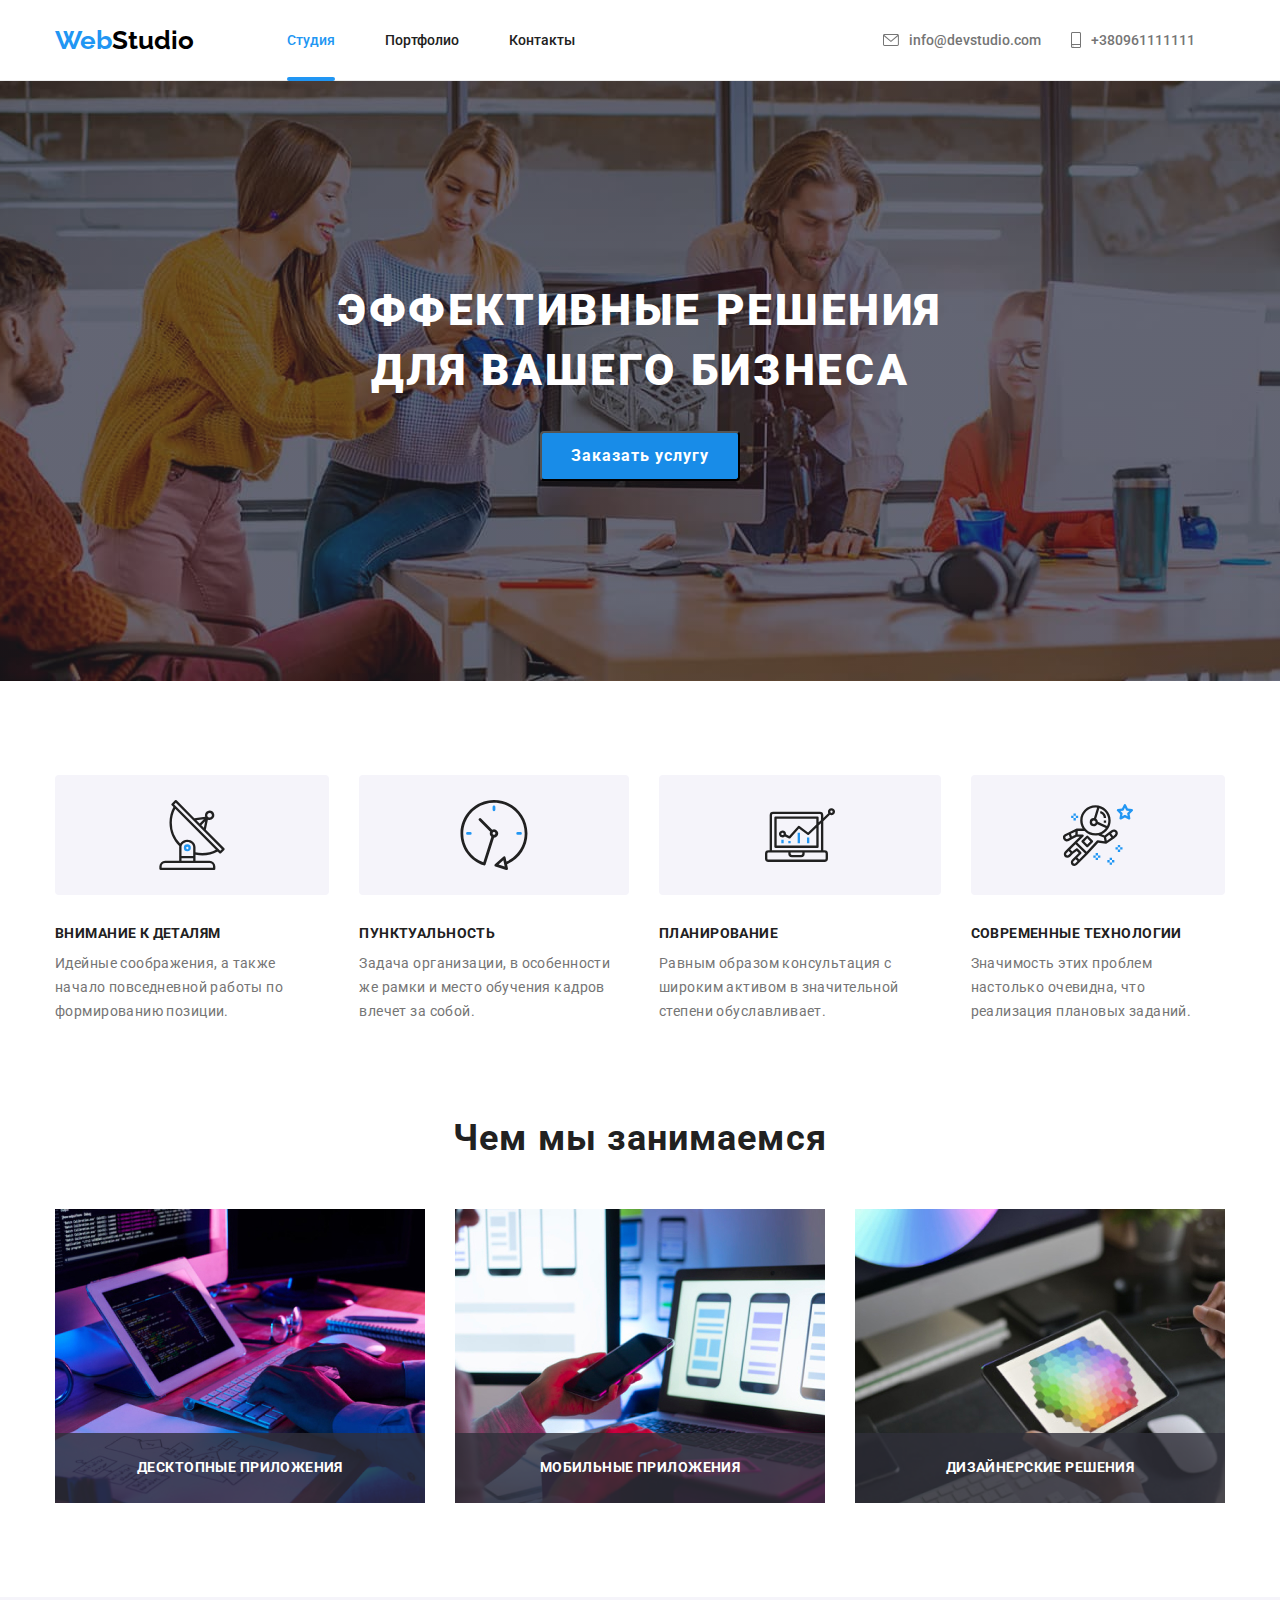
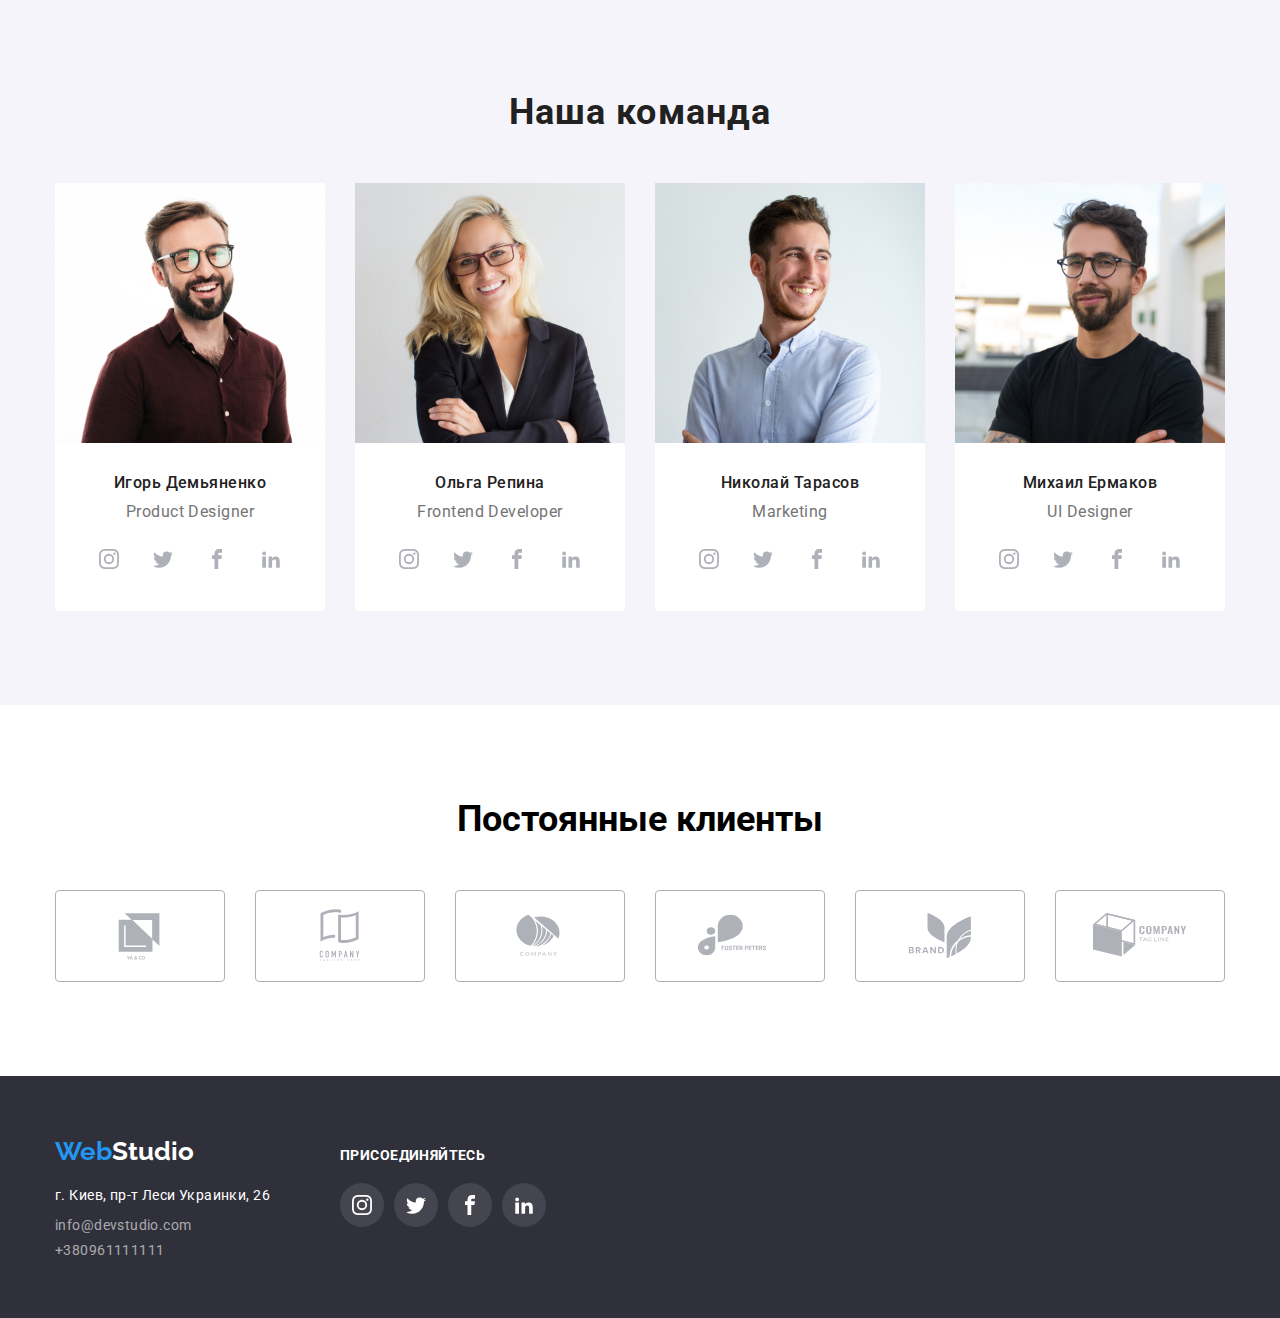
<file: index.html>
<!DOCTYPE html>
<html lang="ru">
<head>
    <meta charset="UTF-8">
    <meta http-equiv="X-UA-Compatible" content="IE=edge">
    <meta name="viewport" content="width=device-width, initial-scale=1.0">
    <title>Document</title>
    <link rel="preconnect" href="https://fonts.googleapis.com">
    <link rel="preconnect" href="https://fonts.gstatic.com" crossorigin>
    <link href="https://fonts.googleapis.com/css2?family=Raleway:wght@700&family=Roboto:wght@400;500;700;900&display=swap" rel="stylesheet">
    <link rel="stylesheet" href="https://cdnjs.cloudflare.com/ajax/libs/modern-normalize/1.1.0/modern-normalize.min.css">
    <link rel="stylesheet" href="./css/styles.css">
</head>
<body>
    <!--Header-->

<header class="page-header">
<div class="container">
<nav class="main-nav">
<a href="/" class="logo"> 
    <span class="web">Web</span>Studio
</a>
<ul class="site-nav list">
    <li class="item"> <a href="" class="link current">Студия</a></li>
    <li class="item"> <a href="./portfolio.html" class="link">Портфолио</a></li>
    <li class="item"> <a href="" class="link">Контакты</a></li>
</ul>
</nav>
<ul class="contact-nav list"> 
    <li class="item-icon"><a href="mailto:info@devstudio.com" class="link">
        <svg class="icon-mail" width="16" height="12" style="fill: currentcolor;">
        <use href="./images/symbol-defs.svg#icon-envelope"></use>
        </svg>
        info@devstudio.com</a></li>
    <li class="item-icon"><a href="tel:+380961111111" class="link">
        <svg class="icon-tel" width="10" height="16" style="fill: currentcolor;">
        <use href="./images/symbol-defs.svg#icon-smartphone"></use>
        </svg>
        +380961111111</a></li>
        </ul>
</div>
</header>

    <main> 
        <section class="hero" style="text-align: center">
            <div class="container">
                <h1 class="hero-title" >Эффективные решения <br> для вашего бизнеса</h1>
                <button type="button" class="button-link" data-modal-open>Заказать услугу</button>
            </div>
        </section>
        
        <section class="priorities-item">
            <div class="container">
                    <ul class="priorities-list-title">
                    <li class="priorities-box">
                <div class="priorities-logos">
                    <svg class="priorities-logo-antenna" width="70" height="70">
                    <use href="./images/symbol-defs.svg#icon-antenna"></use>
                    </svg>
                </div>
            <h3 class="priorities-list">Внимание к деталям</h3>
                <p class="priorities">Идейные соображения, а также начало повседневной работы по формированию позиции.</p>
                </li>
                <li class="priorities-box">
                    <div class="priorities-logos">
                        <svg class="priorities-logo-clock" width="70" height="70">
                            <use href="./images/symbol-defs.svg#icon-clock"></use>
                        </svg>
                    </div>
            <h3 class="priorities-list">Пунктуальность</h3>
                <p class="priorities">Задача организации, в особенности же рамки и место обучения кадров влечет за собой.</p>
                </li>
                <li class="priorities-box">
                    <div class="priorities-logos">
                        <svg class="priorities-logo-diagram" width="70" height="70">
                            <use href="./images/symbol-defs.svg#icon-diagram"></use>
                        </svg>
                        </div>
            <h3 class="priorities-list">Планирование</h3>
                <p class="priorities">Равным образом консультация с широким активом в значительной степени обуславливает.</p>
                </li>
                <li class="priorities-box">
                    <div class="priorities-logos">
                        <svg class="priorities-logo-astronaut" width="70" height="70">
                            <use href="./images/symbol-defs.svg#icon-astronaut"></use>
                        </svg>
                        </div>
            <h3 class="priorities-list">Современные технологии</h3>
                <p class="priorities">Значимость этих проблем настолько очевидна, что реализация плановых заданий.</p>
                </li>
            </ul>
        </section>

        <section class="section-work">
            <div class="container">
            <h2 class="section-works">Чем мы занимаемся</h2>
            <ul class="section-list">
                <li class="work-item">
                    <img src="./images/img.jpg" alt="Отображения работы на двух устройствах" width=370>
                    <h3 class="work-name">Десктопные приложения</h3> 
                </li>
                <li class="work-item">
                    <img src="./images/img1.jpg" alt="Удаленный доступ с мобильного телефона" width=370>
                    <h3 class="work-name">Мобильные приложения</h3> 
                </li>
                <li class="work-item">
                    <img src="./images/img2.jpg" alt="Удаленный доступ с планшета" width=370>
                    <h3 class="work-name">Дизайнерские решения</h3> 
                </li>
            </ul>
        </div>
        </section>

        <section  class="section-command">
            <div class="container">
            <h2 class="command" style="text-align: center">Наша команда</h2>
            <ul class="command-list">
                    <li class="command-item">
                    <img src="./images/foto.jpg" alt="Сотрудник1" width=270 height=260>
                    <div class="command-link">
                    <h3 class="section">Игорь Демьяненко</h3>
                    <p class="section-title">Product Designer</p>
                    <ul class="command-social-network">
                        <li class="command-social-style">
                        <a class="command-social-icon"  href="">
                        <svg class="command-social-instagram" width="20" height="20">
                        <use href="./images/symbol-defs.svg#icon-instagram"></use>
                        </svg>
                        </a>
                        </li>
                        <li class="command-social-style">
                        <a class="command-social-icon" href="">
                        <svg class="command-social-twitter" width="20" height="20">
                        <use href="./images/symbol-defs.svg#icon-twitter"></use>
                        </svg>
                        </a>
                        </li>
                        <li class="command-social-style">
                        <a class="command-social-icon" href="">
                        <svg class="command-social-facebook" width="20" height="20">
                        <use href="./images/symbol-defs.svg#icon-facebook"></use>
                        </svg>
                        </a>
                        </li>
                        <li class="command-social-style">
                        <a class="command-social-icon"  href="">
                        <svg class="command-social-linkedin" width="20" height="20">
                        <use href="./images/symbol-defs.svg#icon-linkedin"></use>
                        </svg>
                        </a>
                        </li>
                    </ul>
                    </div>
                    </li>
                    
                    <li class="command-item">
                    <img src="./images/foto1.jpg" alt="Сотрудник2" width=270 height=260>
                    <div class="command-link">
                    <h3 class="section">Ольга Репина</h3>
                    <p class="section-title">Frontend Developer</p>
                    <ul class="command-social-network">
                        <li class="command-social-style">
                        <a class="command-social-icon"  href="">
                        <svg class="command-social-instagram" width="20" height="20">
                        <use href="./images/symbol-defs.svg#icon-instagram"></use>
                        </svg>
                        </a>
                        </li>
                        <li class="command-social-style">
                        <a class="command-social-icon" href="">
                        <svg class="command-social-twitter" width="20" height="20">
                        <use href="./images/symbol-defs.svg#icon-twitter"></use>
                        </svg>
                        </a>
                        </li>
                        <li class="command-social-style">
                        <a class="command-social-icon" href="">
                        <svg class="command-social-facebook" width="20" height="20">
                        <use href="./images/symbol-defs.svg#icon-facebook"></use>
                        </svg>
                        </a>
                        </li>
                        <li class="command-social-style">
                        <a class="command-social-icon"  href="">
                        <svg class="command-social-linkedin" width="20" height="20">
                        <use href="./images/symbol-defs.svg#icon-linkedin"></use>
                        </svg>
                        </a>
                        </li>
                    </ul>
                     </div>
                    </li>
                
                    <li class="command-item">
                    <img src="./images/foto2.jpg" alt="Сотрудник3" width=270 height=260>
                    <div class="command-link">
                    <h3 class="section">Николай Тарасов</h3>
                    <p class="section-title">Marketing</p>
                    <ul class="command-social-network">
                    <li class="command-social-style">
                    <a class="command-social-icon"  href="">
                    <svg class="command-social-instagram" width="20" height="20">
                    <use href="./images/symbol-defs.svg#icon-instagram"></use>
                    </svg>
                    </a>
                    </li>
                    
                    <li class="command-social-style">
                    <a class="command-social-icon" href="">
                    <svg class="command-social-twitter" width="20" height="20">
                    <use href="./images/symbol-defs.svg#icon-twitter"></use>
                    </svg>
                    </a>
                    </li>
                    <li class="command-social-style">
                    <a class="command-social-icon" href="">
                    <svg class="command-social-facebook" width="20" height="20">
                    <use href="./images/symbol-defs.svg#icon-facebook"></use>
                    </svg>
                    </a>
                    </li>
                    <li class="command-social-style">
                    <a class="command-social-icon"  href="">
                    <svg class="command-social-linkedin" width="20" height="20">
                    <use href="./images/symbol-defs.svg#icon-linkedin"></use>
                    </svg>
                    </a>
                    </li>
                </ul>
                    </div>
                </li>

                    <li class="command-item">
                    <img src="./images/foto3.jpg" alt="Сотрудник4" width=270 height=260>
                    <div class="command-link">
                    <h3 class="section">Михаил Ермаков</h3>
                    <p class="section-title">UI Designer</p>
                    <ul class="command-social-network">
                        <li class="command-social-style">
                        <a class="command-social-icon"  href="">
                    <svg class="command-social-instagram" width="20" height="20">
                        <use href="./images/symbol-defs.svg#icon-instagram"></use>
                    </svg>
                    </a>
                    </li>

                    <li class="command-social-style">
                    <a class="command-social-icon" href="">
                    <svg class="command-social-twitter" width="20" height="20">
                    <use href="./images/symbol-defs.svg#icon-twitter"></use>
                    </svg>
                    </a>
                    </li>
                    <li class="command-social-style">
                    <a class="command-social-icon" href="">
                    <svg class="command-social-facebook" width="20" height="20">
                    <use href="./images/symbol-defs.svg#icon-facebook"></use>
                    </svg>
                    </a>
                    </li>
                    <li class="command-social-style">
                    <a class="command-social-icon"  href="">
                    <svg class="command-social-linkedin" width="20" height="20">
                    <use href="./images/symbol-defs.svg#icon-linkedin"></use>
                    </svg>
                    </a>
                    </li>
                </ul>
                    </div>
                </li>
            </ul>
            </section>
        </div>
        </section>

    <section class="clients">
        <div class="container">
        <h2 class="clients-title">Постоянные клиенты</h2>
        <ul class="client-list">
            <li class="client-item">
            <a class="clients-link" href="">
            <svg class="client-icon" width="106" height="60">
            <use href="./images/symbol-defs.svg#icon-yaco"></use>
            </svg>
            </a>
            </li>

            <li class="client-item"> 
                <a class="clients-link" href="">
                <svg class="client-icon" width="106" height="60">
                <use href="./images/symbol-defs.svg#icon-tagline"></use>
                </svg>
            </a>
                </li>

            <li class="client-item">
                <a class="clients-link" href="">
                <svg class="client-icon" width="106" height="60">
                <use href="./images/symbol-defs.svg#icon-company"></use>
                </svg>
            </a>
                </li>

            <li class="client-item">
                <a class="clients-link" href="">
                <svg class="client-icon" width="106" height="60">
                <use href="./images/symbol-defs.svg#icon-foster"></use>
                </svg>
            </a>
                </li>

            <li class="client-item">
                <a class="clients-link" href="">
                <svg class="client-icon" width="106" height="60">
                <use href="./images/symbol-defs.svg#icon-brand"></use>
                </svg>
            </a>
                </li>

            <li class="client-item">
                <a class="clients-link" href="">
                <svg class="client-icon" width="106" height="60">
                <use href="./images/symbol-defs.svg#icon-cube"></use>
                </svg>
            </a>
                </li>
            
        </ul>
    </div>
    </section>
    </main>

    <footer class="footer">
    <div class="container">
        <div class="footer-contact">
        <a href="/" class="logo-item" style='text-decoration: none'>
        <span class="web">Web</span>Studio</a>
        <address class="adress-live">
            <p class="town-street">г. Киев, пр-т Леси Украинки, 26 <br></p>
            <ul class="contact-list">
                <li class="mail"> <a href="mailto:info@devstudio.com" class="contact">info@devstudio.com</a></li>
                <li class="tefephone"> <a href="tel:+380961111111" class="contact">+380961111111</a></li>
            </ul>
        </address>
    </div>

    <div class="footer-icon">
        <p class="join-title">ПРИСОЕДИНЯЙТЕСЬ</p>
        <ul class="footer-social-icon">
            <li class="footer-social-list">
                <a class="footer-social-link" href="">
                    <svg class="footer-social-svg" width="20" height="20">
                    <use href="./images/symbol-defs.svg#icon-instagram"></use>
                    </svg>
                </a>
            </li>
        
            
            <li class="footer-social-list">
                <a class="footer-social-link" href="">
                    <svg class="footer-social-svg" width="20" height="20">
                    <use href="./images/symbol-defs.svg#icon-twitter"></use>
                    </svg>
                </a>
            </li>
            <li class="footer-social-list">
                <a class="footer-social-link" href="">
                    <svg class="footer-social-svg" width="20" height="20">
                    <use href="./images/symbol-defs.svg#icon-facebook"></use>
                    </svg>
                </a>
            </li>
            <li class="footer-social-list">
                <a class="footer-social-link" href="">
                    <svg class="footer-social-svg" width="20" height="20">
                    <use href="./images/symbol-defs.svg#icon-linkedin"></use>
                    </svg>
                </a>
            </li>
        </ul>
    </div>    
    </div>
    </footer>
    
    <div class="backdrop is-hidden" data-modal>
        <div class="modal">
            <button type="button" class="btn" data-modal-close>
                <svg class="btn-icon" width="11" height="11">
                    <use href="./images/symbol-defs1.svg#icon-close-black"></use>
                </svg>
            </button>
        </div>
    </div>
    <script src="./js/modal.js"></script>
</body>
</html>
</file>
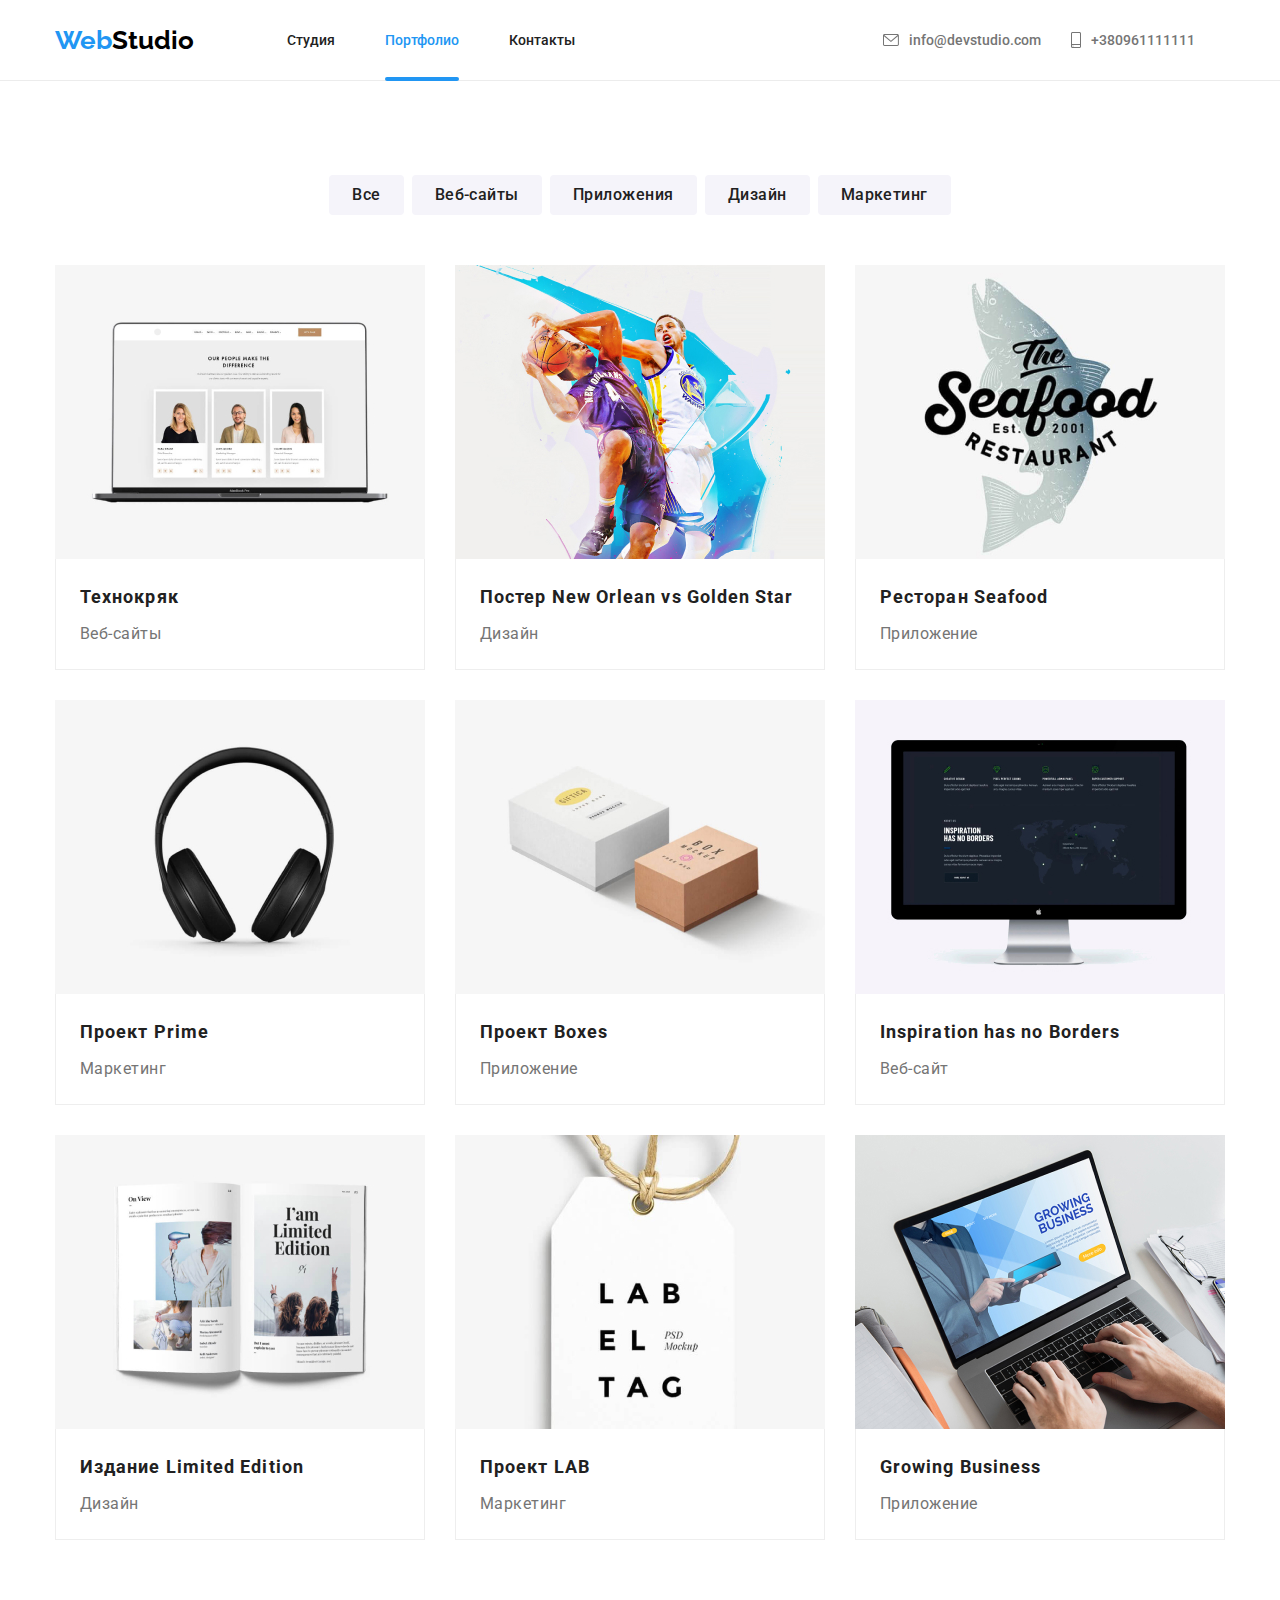
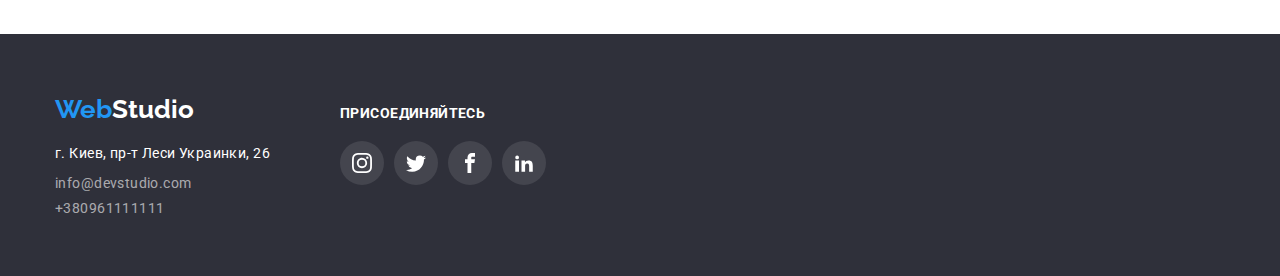
<file: portfolio.html>
<!DOCTYPE html>
<html lang="en">
<head>
    <meta charset="UTF-8">
    <meta http-equiv="X-UA-Compatible" content="IE=edge">
    <meta name="viewport" content="width=device-width, initial-scale=1.0">
    <title>Document</title>
    <link rel="preconnect" href="https://fonts.googleapis.com">
<link rel="preconnect" href="https://fonts.gstatic.com" crossorigin>
<link href="https://fonts.googleapis.com/css2?family=Raleway:wght@700&family=Roboto:wght@400;500;700;900&display=swap" rel="stylesheet">
<link rel="stylesheet" href="https://cdnjs.cloudflare.com/ajax/libs/modern-normalize/1.1.0/modern-normalize.min.css">
<link rel="stylesheet" href="./css/styles.css">
       </head>
<body>
    
    <!--Header-->

    <header class="page-header">
        <div class="container">
        <nav class="main-nav">
        <a href="/" class="logo"> 
            <span class="web">Web</span>Studio
        </a>
        <ul class="site-nav list">
            <li class="item"> <a href="index.html" class="link">Студия</a></li>
            <li class="item"> <a href="" class="link current">Портфолио</a></li>
            <li class="item"> <a href="" class="link">Контакты</a></li>
        </ul>
        </nav>
        <ul class="contact-nav list"> 
            <li class="item-icon"><a href="mailto:info@devstudio.com" class="link">
                <svg class="icon-mail" width="16" height="12" style="fill: currentcolor;">
                <use href="./images/symbol-defs.svg#icon-envelope"></use>
                </svg>
                info@devstudio.com</a></li>
            <li class="item-icon"><a href="tel:+380961111111" class="link">
                <svg class="icon-tel" width="10" height="16" style="fill: currentcolor;">
                <use href="./images/symbol-defs.svg#icon-smartphone"></use>
                </svg>
                +380961111111</a></li>
                </ul>
        </div>
        </header>
    
    <main>
        <section class="portfolio">
            <div class="container">
                <ul class="filter">
                <li class="knob"> <button type="button" class="filter-button"  style = 'cursor: pointer'>Все</button></li>
                <li class="knob"> <button type="button" class="filter-button"  style = 'cursor: pointer'>Веб-сайты</button></li>
                <li class="knob"> <button type="button" class="filter-button"  style = 'cursor: pointer'>Приложения</button></li>
                <li class="knob"> <button type="button" class="filter-button"  style = 'cursor: pointer'>Дизайн</button></li>
                <li class="knob"> <button type="button" class="filter-button"  style = 'cursor: pointer'>Маркетинг</button></li>
                </ul>
             
            <ul class="content">
                <li class="content-list">
                    <a class="project-list" href="" style='text-decoration: none'>
                    <div class="overlay">
                        <img src="./images/img3.jpg" alt="Технокряк" width=370 height=294>
                        <p class="overlay-box">Технокряк это современная площадка распространения коронавируса. Компании используют эту платформу для цифрового шпионажа и атак на защищённые сервера конкурентов</p>
                    </div>
                    <div class="cards">
                    <h2 class="heading">Технокряк</h2>
                    <p class="coment">Веб-сайты</p>
                    </div>
                    </a>
                    <li class="content-list">
                        <a class="project-list" href="" style='text-decoration: none'>
                        <div class="overlay">
                            <img src="./images/img4.jpg" alt="Постер New Orlean vs Golden Star" width=370 height=294>
                            <p class="overlay-box">Технокряк это современная площадка распространения коронавируса. Компании используют эту платформу для цифрового шпионажа и атак на защищённые сервера конкурентов</p>
                        </div> 
                        <div class="cards">
                        <h2 class="heading">Постер New Orlean vs Golden Star</h2>
                        <p class="coment">Дизайн</p>
                        </div>
                    </a>
                    <li class="content-list">
                        <a class="project-list" href="" style='text-decoration: none'>
                        <div class="overlay">
                            <img src="./images/img5.jpg" alt="Ресторан Seafood" width=370 height=294>
                            <p class="overlay-box">Технокряк это современная площадка распространения коронавируса. Компании используют эту платформу для цифрового шпионажа и атак на защищённые сервера конкурентов</p>
                        </div>
                        <div class="cards">
                        <h2 class="heading">Ресторан Seafood</h2>
                        <p class="coment">Приложение</p>
                        </div>
                    </a>
                    <li class="content-list">
                        <a class="project-list" href="" style='text-decoration: none'>
                        <div class="overlay">
                            <img src="./images/img6.jpg" alt="Проект Prime" width=370 height=294>
                            <p class="overlay-box">Технокряк это современная площадка распространения коронавируса. Компании используют эту платформу для цифрового шпионажа и атак на защищённые сервера конкурентов</p>
                        </div>
                        <div class="cards">
                        <h2 class="heading">Проект Prime</h2>
                        <p class="coment">Маркетинг</p>
                        </div>
                    </a>
                    <li class="content-list">
                        <a class="project-list" href="" style='text-decoration: none'>
                        <div class="overlay">
                            <img src="./images/img7.jpg" alt="Проект Boxes" width=370 height=294>
                            <p class="overlay-box">Технокряк это современная площадка распространения коронавируса. Компании используют эту платформу для цифрового шпионажа и атак на защищённые сервера конкурентов</p>
                        </div>
                        <div class="cards">
                        <h2 class="heading">Проект Boxes</h2>
                        <p class="coment">Приложение</p>
                        </div>
                    </a>
                    <li class="content-list">
                        <a class="project-list" href="" style='text-decoration: none'>
                        <div class="overlay">
                            <img src="./images/img8.jpg" alt="Inspiration has no Borders" width=370 height=294>
                            <p class="overlay-box">Технокряк это современная площадка распространения коронавируса. Компании используют эту платформу для цифрового шпионажа и атак на защищённые сервера конкурентов</p>
                        </div>
                        <div class="cards">
                        <h2 class="heading">Inspiration has no Borders</h2>
                        <p class="coment">Веб-сайт</p>
                        </div>
                    </a>
                    <li class="content-list">
                        <a class="project-list" href="" style='text-decoration: none'>
                        <div class="overlay">
                            <img src="./images/img9.jpg" alt="Издание Limited Edition" width=370 height=294>
                            <p class="overlay-box">Технокряк это современная площадка распространения коронавируса. Компании используют эту платформу для цифрового шпионажа и атак на защищённые сервера конкурентов</p>
                        </div>
                        <div class="cards">
                        <h2 class="heading">Издание Limited Edition</h2>
                        <p class="coment">Дизайн</p>
                        </div>
                    </a>
                    <li class="content-list">
                        <a class="project-list" href="" style='text-decoration: none'>
                            <div class="overlay">
                            <img src="./images/img10.jpg" alt="Проект LAB" width=370 height=294>
                            <p class="overlay-box">Технокряк это современная площадка распространения коронавируса. Компании используют эту платформу для цифрового шпионажа и атак на защищённые сервера конкурентов</p>
                        </div>
                        <div class="cards">
                        <h2 class="heading">Проект LAB</h2>
                        <p class="coment">Маркетинг</p>
                    </div>
                    </a>
                    <li class="content-list">
                        <a class="project-list" href="" style='text-decoration: none'>
                        <div class="overlay">
                            <img src="./images/img11.jpg" alt="Growing Business" width=370 height=294>
                            <p class="overlay-box">Технокряк это современная площадка распространения коронавируса. Компании используют эту платформу для цифрового шпионажа и атак на защищённые сервера конкурентов</p>
                        </div>
                        <div class="cards">
                        <h2 class="heading">Growing Business</h2>
                        <p class="coment">Приложение</p>
                    </div>
                    </a>
            </ul>
            </div>
            </section>
    </main>

    <footer class="footer">
        <div class="container">
            <div class="footer-contact">
            <a href="/" class="logo-item" style='text-decoration: none'>
            <span class="web">Web</span>Studio</a>
            <address class="adress-live">
                <p class="town-street">г. Киев, пр-т Леси Украинки, 26 <br></p>
                <ul class="contact-list">
                    <li class="mail"> <a href="mailto:info@devstudio.com" class="contact">info@devstudio.com</a></li>
                    <li class="tefephone"> <a href="tel:+380961111111" class="contact">+380961111111</a></li>
                </ul>
            </address>
        </div>
    
        <div class="footer-icon">
            <p class="join-title">ПРИСОЕДИНЯЙТЕСЬ</p>
            <ul class="footer-social-icon">
                <li class="footer-social-list">
                    <a class="footer-social-link" href="">
                        <svg class="footer-social-svg" width="20" height="20">
                        <use href="./images/symbol-defs.svg#icon-instagram"></use>
                        </svg>
                    </a>
                </li>
            
                
                <li class="footer-social-list">
                    <a class="footer-social-link" href="">
                        <svg class="footer-social-svg" width="20" height="20">
                        <use href="./images/symbol-defs.svg#icon-twitter"></use>
                        </svg>
                    </a>
                </li>
                <li class="footer-social-list">
                    <a class="footer-social-link" href="">
                        <svg class="footer-social-svg" width="20" height="20">
                        <use href="./images/symbol-defs.svg#icon-facebook"></use>
                        </svg>
                    </a>
                </li>
                <li class="footer-social-list">
                    <a class="footer-social-link" href="">
                        <svg class="footer-social-svg" width="20" height="20">
                        <use href="./images/symbol-defs.svg#icon-linkedin"></use>
                        </svg>
                    </a>
                </li>
            </ul>
        </div>    
        </div>
        </footer>
    </body>
</html>
</file>
<file: css/styles.css>
:root {
    --primery-color: #757575;
    --title-color: #E5E5E5;
    --title-text-colors: #212121;
    --accent-color: #2196F3;
    --logo-color: #000000;
    --hero-text-color: #FFFFFF;
    --fon-color: #2F303A;
    --fon-color-button: #f5f4fa;
    --fon-knob: #188ce8;
    --fon-icon: #AFB1B8;
    --timing-function: cubic-bezier(0.4, 0, 0.2, 1); 
}

.body {
    background-color: #E5E5E5;
    color: #757575;
}

body {
font-family: 'Roboto', sans-serif;
}

.list {
    padding: 0;
    margin: 0;
    list-style: none;
}
/* цвет основного текста #212121*/
/* цвет вторичного текста #757575*/
/* белый #FFFFFF */
/* акцент #2196F3*/
/* вторичный цвет фона #2F303A*/

.container {
    margin-left: auto;
    margin-right: auto;
    width: 1200px;
    padding-left: 15px;
    padding-right: 15px;
}

ul {
    padding-left: 0;
    list-style: none;
}

img {
    display: block;
}

p, h1, h2, h3, h4, h5 {
    margin: 0;
}

/* Header */

.page-header .container {
    display: flex;
}

.page-header {
    border-bottom: 1px solid #ECECEC;
    }

.container .main-nav {
    display: flex;
    align-items: center;
    }

.logo {
    text-decoration: none;
    display: flex;
    font-style: normal;
    font-weight: bold;
    font-size: 26px;
    line-height: 31px;
    color: var(--logo-color);
    transition: color 250ms var(--timing-function);
}

.logo {
    font-family: 'Raleway', sans-serif;
      }
    
.logo:hover  {
    color: var(--accent-color);
    }

    .page-header {
    background-color: var(--hero-text-color);
    }

    .web {
        color: var(--accent-color);
      }

    /* site-nav */

.site-nav .link {
display: block;
padding-top: 32px;
padding-bottom: 32px;
font-style: normal;
font-weight: 500;
font-size: 14px;
line-height: 16px;
color: var(--title-text-colors);
transition: color 250ms var(--timing-function);
}

.contact-nav .link {
display: block;
font-style: normal;
font-weight: 500;
font-size: 14px;
line-height: 16px;
color: var(--primery-color);
}

.site-nav .link:hover,  
.site-nav .link:focus {
    color: var(--accent-color);
 }

 .site-nav .link.current {
    color: var(--accent-color);
     }

.site-nav {
    display: flex;
    margin-top: 0;
    margin-left: 93px;
    }

.site-nav .item:last-child {
    margin-right: 0;
}

.site-nav .item {
    margin-right: 50px;
    }

.site-nav .item:not(:last-child) {
    margin-right: 50px;
}

.site-nav .link {
    text-decoration: none;
}
.current::after {
    content: '';
    position: absolute;
    left: 0;
    bottom: -1px;
    width: 100%;
    height: 4px;
    border-radius: 2px;
    background-color: var(--accent-color);
    opacity: 0;
    }

.current::after {
        opacity: 1;
    }

.current {
    position: relative;
}

 /* Contact */

.contact-nav {
display: flex;
margin-left: auto;
align-items: center;
font-style: normal;
font-weight: 500;
font-size: 14px;
line-height: 16px;
display: flex;
margin-top: 0; 
margin-left: auto;
}

.contact-nav .link:hover,
.contact-nav .link:focus {
    color: var(--accent-color);
}

.contact-nav .item + .item {
    margin-left: 50px;
    }

.item-icon .link {
    text-decoration: none;
    display: flex;
    align-items: center;
    margin-right: 30px;
    transition: color 250ms var(--timing-function);
}

.icon-mail, .icon-tel {
    margin-right: 10px;
}

 /* Hero */

.hero {
    padding-top: 200px;
    padding-bottom: 200px;
}

.element-style {
text-align: center;
}

.hero-title {
    margin-top: 0;
    margin-bottom: 30px;
    font-style: normal;
    font-weight: 900;
    font-size: 44px;
    line-height: 1.36;
    letter-spacing: 0.06em;
    text-transform: uppercase;
    color: var(--hero-text-color);
}

.hero {
    background-color: var(--fon-color);
    background-image: linear-gradient(
    rgba(47, 48, 58, 0.4),
    rgba(47, 48, 58, 0.4)),
    url('../images/heroimg\ \(1\).jpg');
    max-width: 1600px;
    margin-left: auto;
    margin-right: auto;
    background-position: center;
    }

/* Button */

.button-link {
    font-style: normal;
    font-weight: bold;
    font-size: 16px;
    line-height: 30px;
    letter-spacing: 0.06em;
    width: 200px;
    height: 50px;
    left: 700px;
    top: 430px;
    cursor: pointer;
    border-radius: 4px;
}
.button-link {
    background-color: var(--fon-knob);
    color: var(--hero-text-color);
     }
.button-link:hover,
.button-link:focus {
    background-color: var(--accent-color);
    color: var(--hero-text-color);
    }

    /* Container */
    
/* Section priorities*/

.priorities-list {
margin-bottom: 10px;
margin-top: 30px;
font-style: normal;
font-weight: bold;
font-size: 14px;
line-height: 16px;
letter-spacing: 0.03em;
text-transform: uppercase;
color: var(--title-text-colors);
}

.priorities {
margin-top: 0;
margin-bottom: 0;
font-style: normal;
font-weight: normal;
font-size: 14px;
line-height: 24px;
letter-spacing: 0.03em;
color: var(--primery-color);
}

.priorities-list .item {
    background-color: var(--title-color);
    }

.priorities-list-title {
    text-transform: none;
}  

.priorities-list-title {
    margin-top: 0;
    margin-bottom: 0;
    display: flex;
     }

.priorities-item {
    padding-top: 94px;
    padding-bottom: 94px;
}    

.priorities-logos {
    display: block;
    }

.priorities-box:not(:last-child) {
    margin-right: 30px;
}

.priorities-logos {
    display: flex;
    justify-content: center;
    align-items: center;
    background-repeat: no-repeat;
    background-color: var(--fon-color-button);
    margin-bottom: 30px;
    border-radius: 4px;
    height: 120px;
    }

/* Works */

.section-work {
    padding-bottom: 94px;
}

.section-works {
margin-bottom: 50px;
margin-top: 0;
font-style: normal;
font-weight: bold;
font-size: 36px;
line-height: 42px;
text-align: center;
letter-spacing: 0.03em;
color: var(--title-text-colors);
}

.section-list {
    margin-top: 0;
    margin-bottom: 0;
    padding-right: 0;
    display: flex;
    }
.work-item {
    width: 370px;
}   

.work-item:not(:last-child) {
margin-right: 30px;
}

.work-item {
    position: relative;
}

.work-name {
    display: flex;
    position: absolute;
    justify-content: center;
    align-items: center;
    bottom: 0;
    margin: 0;
    width: 100%;
    height: 70px;
    font-weight: 700;
    font-size: 14px;
    line-height: 1.14;
    letter-spacing: 0.03em;
    text-transform: uppercase;
    background-color: rgba(47, 48, 58, 0.8);
    color: var(--hero-text-color);
}

/* Command */

.section-command {
    padding-top: 94px;
    padding-bottom: 94px;
}

.command { 
margin-top: 0;
margin-bottom: 50px;
font-style: normal;
font-weight: bold;
font-size: 36px;
line-height: 42px;
letter-spacing: 0.03em;
color: var(--title-text-colors);
    }

.command-item {
    border-radius: 0px 0px 4px 4px;
    background-color: var(--hero-text-color);
}

.command-item:not(:last-child) {
margin-right: 30px;
}

.section {
margin-bottom: 10px;
margin-top: 0;
text-align: center;
font-style: normal;
font-weight: 500;
font-size: 16px;
line-height: 19px;
letter-spacing: 0.03em;
color: var(--title-text-colors);
    }

.section-title {
font-style: normal;
font-weight: normal;
margin-top: 0;
text-align: center;
margin-bottom: 16px;
font-size: 16px;
line-height: 19px;
letter-spacing: 0.03em;
color: var(--primery-color);
}    

.section-command {
    background-color: var(--fon-color-button);
}

.command-list {
    margin-bottom: 0;
    margin-top: 0;
    padding-left: 0;
    display: flex;
    }

.command-link {
    display: block;
    padding-top: 30px;
    padding-bottom: 30px;
}

.command-social-network{
    display: flex;
    width: 100%;
    height: 100%;
    margin-top: 16px;
    margin-right: 10px;
    border-radius: 50%;
    justify-content: center;
    }

.command-social-icon:hover,
.command-social-icon:focus {
    background-color: var(--accent-color);
    fill: var(--hero-text-color);
    }

.command-social-icon {
    display: flex;
    width: 44px;
    height: 44px;
    fill: var(--fon-icon);
    border-radius: 50%;
    align-items: center;
    justify-content: center;
    cursor: pointer;
    transition-property: background-color;
    transition-duration: 250ms, 250ms;
    transition-timing-function: var(--timing-function), var(--timing-function);
    }

svg {
    transition-property: fill;
    transition-duration: 250ms, 250ms;
    transition-timing-function: var(--timing-function), var(--timing-function);
    }

.command-social-style:not(:last-child) {
    margin-right: 10px;
    }

.command-social-network {
    margin-top: 0;
    display: flex;
    }

/* Clients */

.clients {
    display: block;
    padding-top: 94px;
    padding-bottom: 94px;
}

.client-list {
    display: flex;
    margin-top: 0;
    margin-bottom: 0;
    }

.clients-title {
    display: block;
    font-weight: 700px;
    font-size: 36px;
    margin-bottom: 50px;
    margin-top: 0;
    text-align: center;
    }

.client-item:not(:last-child) {
    margin-right: 30px;
}

.client-item {
    width: 170px;
    height: 92px;
    border-radius: 4px;
    }

.clients-link:hover, 
.clients-link:focus {
    border-color: var(--accent-color);
    color: var(--accent-color);
}

.clients-link {
    border: 1px solid #afb1b8;
    display: flex;
    align-items: center;
    justify-content: center;
    height: 100%;
    border-radius: 4px;
    color: var(--fon-icon);
    transition-property: border-color, color;
    transition-duration: 250ms, 250ms;
    transition-timing-function: var(--timing-function), var(--timing-function);
    }

.client-icon {
    width: 106px;
    height: 60px;
    fill: currentColor;
    transition-property: fill, color;
    transition-duration: 250ms, 250ms;
    transition-timing-function: var(--timing-function);
    }

/* Footer */

.footer {
    padding-top: 60px;
    padding-bottom: 60px;
    }

.logo-item {
    display: inline-block;
    margin-bottom: 20px;
    font-style: normal;
    font-weight: bold;
    font-size: 26px;
    line-height: 31px;
    color: var(--hero-text-color);
    }

.logo-item {
    font-family: 'Raleway', sans-serif;
    }
  
.web {
    color: var(--accent-color);
    }

         /* Adress */

.adress-live {
    font-style: normal;
    font-weight: normal;
    font-size: 14px;
    letter-spacing: 0.03em;
    color: var(--hero-text-color);
    }

.contact {
    font-style: normal;
    font-weight: normal;
    font-size: 14px;
    letter-spacing: 0.03em;
    color: rgba(255, 255, 255, 0.6);
    }

.footer {
    background-color: var(--fon-color);
    }
.contact {
    text-decoration: none;
    }

.contact-list {
    margin-bottom: 0;
    padding-left: 0;
    }

.mail {
    margin-bottom: 9px;
    } 

.town-street {
    margin-top: 0;
    margin-bottom: 0;
    }

    /* Icon */

.footer-social-network {
    display: flex;
    align-items: center;
    justify-content: center;
    }

svg .footer-social-svg{
    width: 20px;
    height: 20px;
    }

footer .container {
    display: flex;
    align-items: baseline;
    }

.footer-icon {
    display: block;
    align-items: center;
    justify-content: center;
    margin-left: 70px;
    }

.join-title {
    display: flex;
    color: var(--hero-text-color);
    margin-right: 0;
    margin-top: 0;
    margin-bottom: 20px;
    letter-spacing: 0.03em;
    font-weight: bold;
    font-style: normal;
    font-size: 14px;
    line-height: 16px;
    }

.footer-social-icon {
    display: flex;
    margin-top: 0;
    margin-bottom: 0;
    align-items: center;
    justify-content: center;
    }

.footer-social-link {
    display: flex;
    width: 44px;
    height: 44px;
    fill: var(--hero-text-color);
    border-radius: 50%;
    align-items: center;
    justify-content: center;
    background-color: rgba(255, 255, 255, 0.1);
    transition: background-color 250ms var(--timing-function);   
    }

.footer-social-link:hover,
.footer-social-link:focus {
    background-color: var(--accent-color);
    fill: var(--hero-text-color);
    }

.footer-social-list {
    display: flex;
    cursor: pointer;
    align-items: center;
    justify-content: center;
    }
    
.footer-social-list:not(:last-child) {
    margin-right: 10px;
    } 

    /*Modal window*/

.backdrop {
    position: fixed;
    top: 0;
    left: 0;
    width: 100%;
    height: 100%;
    background-color: rgba(0, 0, 0, 0.2);
    transition: opacity 250ms var(--timing-function);
    opacity: 1;
    visibility: visible;
    pointer-events: auto;
    z-index: 2;
    }

.backdrop.is-hidden {
    opacity: 0;
    pointer-events: none;
    visibility: hidden;
    }

.backdrop.is-hidden .modal {
    transform: translate(-50%, -50%);
    }

.modal {
    position: absolute;
    top: 50%;
    left: 50%;
    transform: translate(-50%, -50%);
    height: 581px;
    width: 528px;
    background-color: var(--hero-text-color);
    box-shadow: 0px 1px 3px rgba(0, 0, 0, 0.12), 0px 1px 1px rgba(0, 0, 0, 0.14), 0px 2px 1px rgba(0, 0, 0, 0.2);
    border-radius: 4px;
    transition: 250ms var(--timing-function);
    }

.btn {
    display: flex;
    position: absolute;
    width: 30px;
    height: 30px;
    top: 8px;
    right: 8px;
    justify-content: center;
    align-items: center;
    border-radius: 50%;
    background-color: var(--hero-text-color);
    border: 1px solid rgba(0, 0, 0, 0.1);
    }

.btn:hover {
    border-color: var(--accent-color);
    }

.btn:hover {
    fill: var(--accent-color);
    }

    /* Portfolio */
 
    /* Filter-Button */

.portfolio {
    padding-top: 94px;
    }

.filter-button {
    display: inline-block;
    border: 1px solid transparent;
    border-radius: 4px;
    padding: 6px 22px;
    text-align: center;
    letter-spacing: 0.03em;
    line-height: 1.62;
    font-weight: 500;
    color: var(--title-text-colors);
    background-color: var(--fon-color-button);
    transition: background-color 250ms var(--timing-function),
                color 250ms var(--timing-function),
                box-shadow 250ms var(--timing-function);
    }

.knob:not(:last-child) {
    margin-right: 8px;
    }

.filter {
    display: flex;
    justify-content: center;
    font-style: normal;
    margin-bottom: 50px;
    padding-left: 0;
    margin-top: 0;
    }

.filter-button-list {
    color: var(--title-text-colors);
    font-style: normal;
    font-weight: 500;
    font-size: 14px;
    line-height: 16px;
    letter-spacing: 0.02em;
    }

.filter-button {
    
    }

.filter .filter-button:hover,
.filter .filter-button :focus {
    background-color: var(--accent-color);
    color: var(--hero-text-color);
    box-shadow: 0px 3px 1px rgba(0, 0, 0, 0.1),
    0px 1px 2px rgba(0, 0, 0, 0.08),
    0px 2px 2px rgba(0, 0, 0, 0.12);
    }

    /* Work */

.heading {
margin-bottom: 4px;
margin-top: 0;
font-style: normal;
font-weight: bold;
font-size: 18px;
line-height: 36px;
letter-spacing: 0.06em;
color: var(--title-text-colors);
}

.coment {
margin-top: 0;
margin-bottom: 0;
font-style: normal;
font-weight: normal;
font-size: 16px;
line-height: 30px;
letter-spacing: 0.03em;
color: var(--primery-color);
}

.content-list:hover,
.content-list:hover {
    box-shadow: 0px 1px 1px rgba(0, 0, 0, 0.12),
    0px 4px 4px rgba(0, 0, 0, 0.06),
    1px 6px 4px rgba(0, 0, 0, 0.16);
}

/* Flex-container */

.content {
    width: 1170px;
    display: flex;
    flex-wrap: wrap;
    padding-left: 0;
    padding-right: 0;
    margin-top: 0;
    margin-bottom: 0;
    margin-left: auto;
    margin-right: auto;
    }

.portfolio {
    padding-bottom: 94px;
    }

.content-list {
    margin-right: 30px;
    margin-bottom: 30px;
    width: 370px;
    }
    
.content-list:nth-child(3n) {
    margin-right: 0;
    }

.content-list:nth-last-child(-n + 3) {
    margin-bottom: 0;
    }

.cards {
    padding-top: 20px;
    padding-right: 24px;
    padding-bottom: 20px;
    padding-left: 24px;
    border-right: 1px solid #EEEEEE;
    border-bottom: 1px solid #EEEEEE;
    border-left: 1px solid #EEEEEE;
}

/* Всплывающие окно - Технокряк */

.overlay {
    position: relative;
    overflow: hidden;
    }

.overlay-box {
    position: absolute;
    justify-content: center;
    text-align: center;
    top: 0;
    left: 0;
    margin: 0;
    padding: 63px 24px;
    width: 100%;
    height: 100%;
    font-size: 18px;
    line-height: 1.56;
    letter-spacing: 0.03em;
    overflow: auto;
    color: var(--hero-text-color);
    background-color: var(--accent-color);
    transform: translateY(100%);
    transition: transform 250ms var(--timing-function);
    }

.project-list:hover .overlay-box,
.project-list:focus .overlay-box {
    transform: translateY(0%);
    }
</file>
